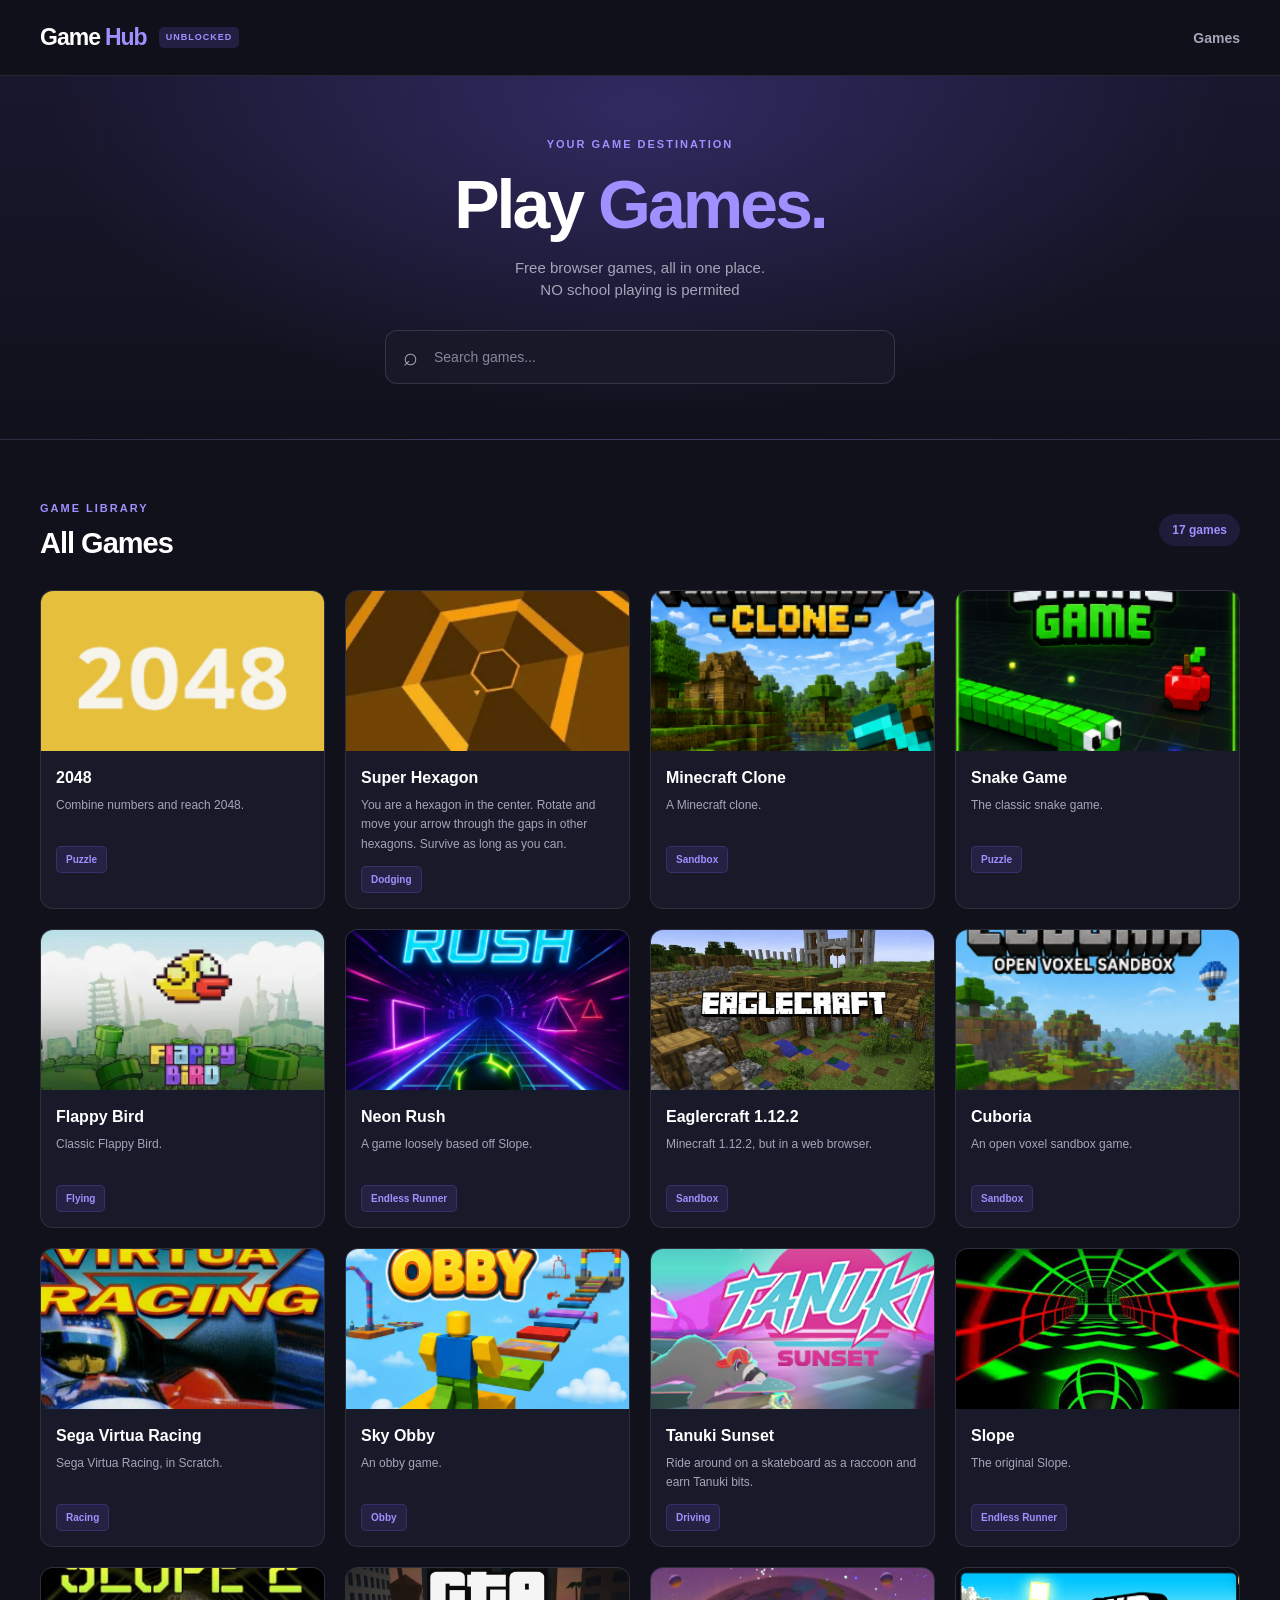
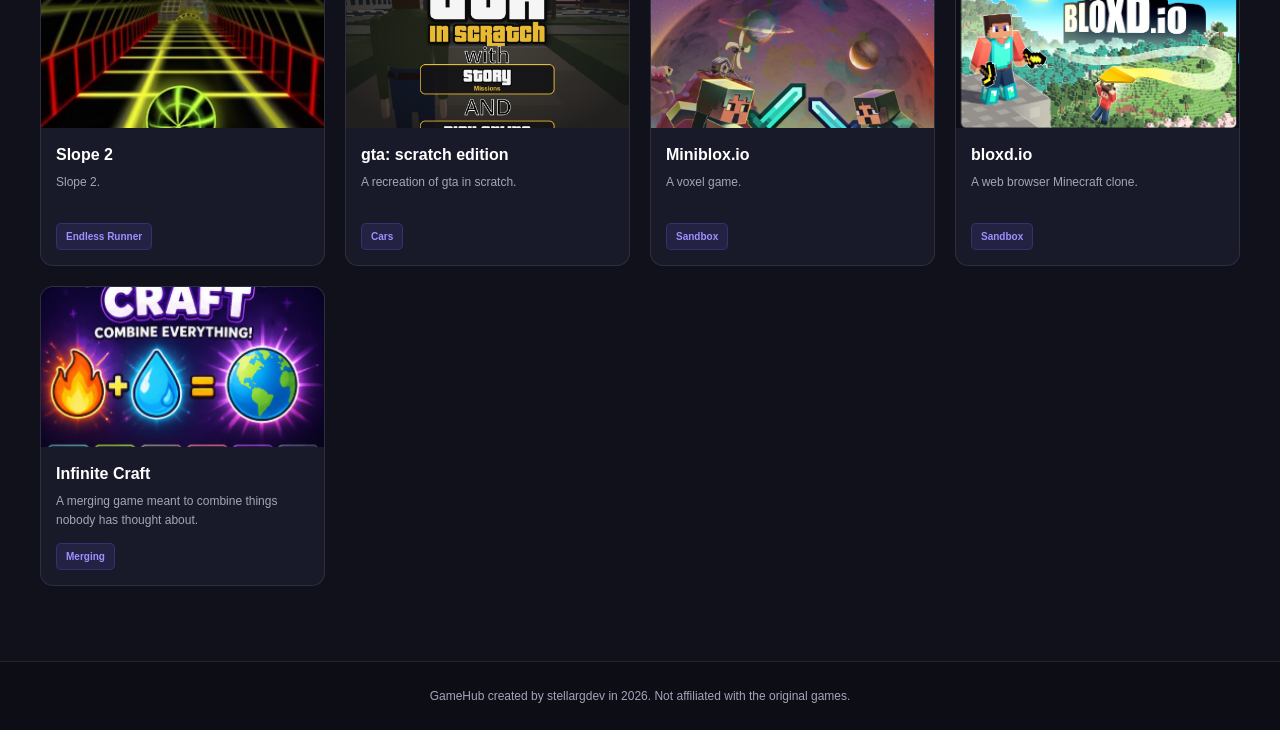
<file: index.html>
<!DOCTYPE html>
<html lang="en">
<head>
    <meta charset="UTF-8">
    <meta name="viewport" content="width=device-width, initial-scale=1.0">
    <meta name="theme-color" content="#10111b">
    <link rel="icon" type="image/png" href="favicon.png">
    <title>GameHub | Unblocked Games</title>
    <link rel="stylesheet" href="./style.css">
</head>
<body>

    <header class="site-header">
        <div class="header-inner">
            <a href="./" class="logo">
                Game<span>Hub</span>
                <small>UNBLOCKED</small>
            </a>

            <nav>
                <a href="#games">Games</a>
            </nav>
        </div>
    </header>

    <main>
        <section class="hero">
            <div class="hero-content">
                <span class="hero-label">YOUR GAME DESTINATION</span>
                <h1>Play <span>Games.</span></h1>
                <p>
                    Free browser games, all in one place.
                    <br>
                    NO school playing is permited
                </p>

                <div class="search-wrapper">
                    <span class="search-icon">⌕</span>
                    <input
                        id="searchInput"
                        type="search"
                        placeholder="Search games..."
                        autocomplete="off"
                        aria-label="Search games"
                    >
                </div>
            </div>
        </section>

        <section id="games" class="games-section">
            <div class="section-title">
                <div>
                    <span class="section-label">GAME LIBRARY</span>
                    <h2>All Games</h2>
                </div>

                <span id="gameCount" class="game-count">
                    Loading...
                </span>
            </div>

            <div id="gamesGrid" class="games-grid">
                <div class="loading">Loading games...</div>
            </div>

            <div id="noResults" class="no-results hidden">
                <h3>No games found</h3>
                <p>Try searching for something else.</p>
            </div>
        </section>
    </main>

    <footer>
        <p>
            GameHub created by stellargdev in 2026.
            Not affiliated with the original games.
        </p>
    </footer>

    <!-- GAME PLAYER -->
    <div id="gameModal" class="modal hidden">

        <div id="modalBackdrop" class="modal-backdrop"></div>

        <div class="game-window">

            <div class="game-toolbar">
                <div class="player-brand">
                    <span class="player-dot"></span>
                    <h2 id="modalTitle">Game</h2>
                </div>

                <div class="toolbar-buttons">
                    <button
                        id="fullscreenButton"
                        title="Fullscreen"
                        aria-label="Fullscreen"
                    >⛶</button>

                    <button
                        id="closeButton"
                        class="close-button"
                        title="Close"
                        aria-label="Close game"
                    >×</button>
                </div>
            </div>

            <div id="iframeContainer" class="iframe-container">
                <iframe
                    id="gameFrame"
                    title="Game player"
                    allow="autoplay; fullscreen; gamepad"
                    allowfullscreen
                ></iframe>
            </div>

        </div>
    </div>

    <script src="./app.js"></script>
</body>
</html>
</file>
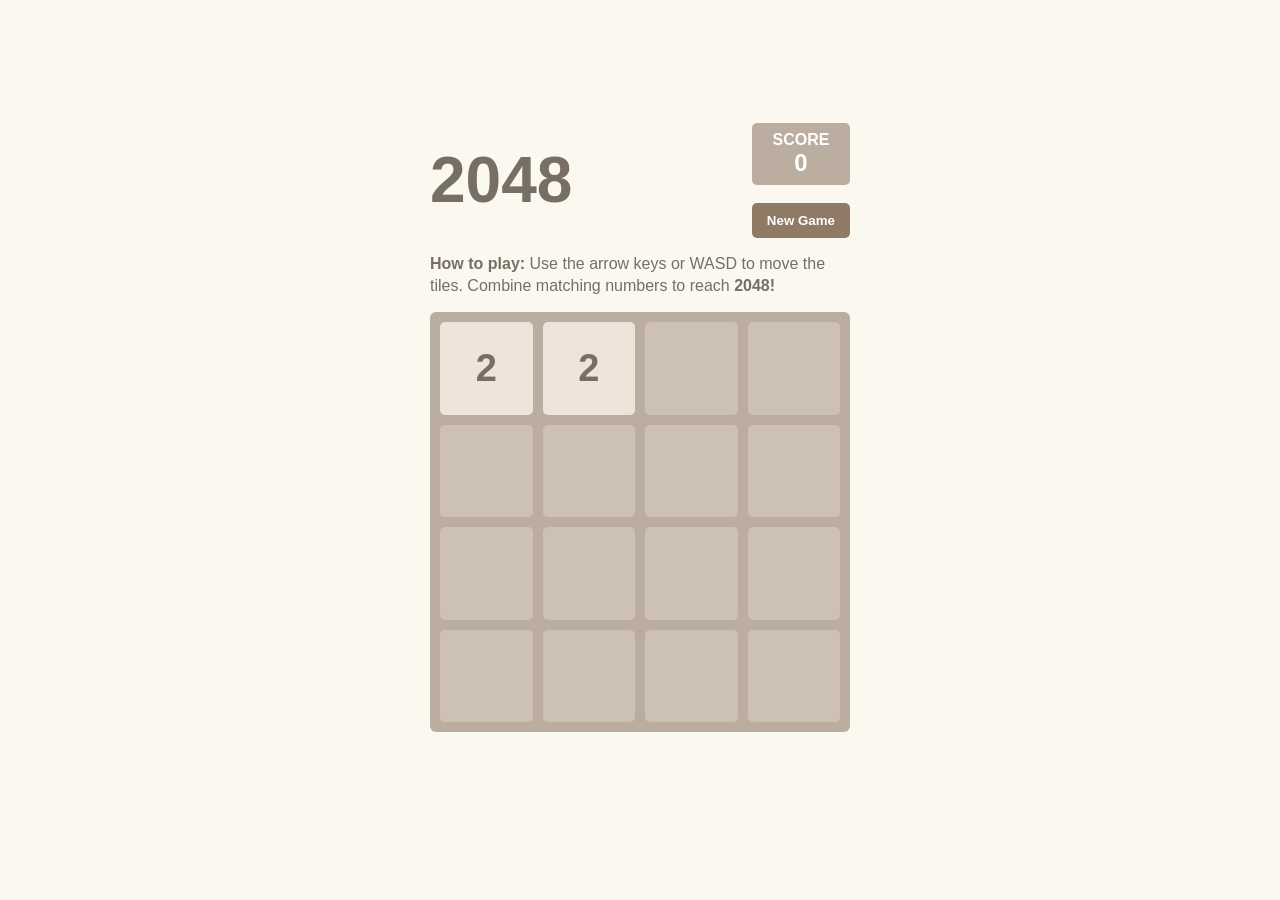
<file: 2048.html>
<!DOCTYPE html>
<html lang="en">
<head>
<meta charset="UTF-8">
<meta name="viewport" content="width=device-width, initial-scale=1.0">
<title>2048</title>

<style>
    * {
        box-sizing: border-box;
    }

    body {
        margin: 0;
        background: #faf8ef;
        color: #776e65;
        font-family: Arial, sans-serif;
        display: flex;
        justify-content: center;
        align-items: center;
        min-height: 100vh;
    }

    .game {
        width: 420px;
        max-width: 95vw;
    }

    header {
        display: flex;
        justify-content: space-between;
        align-items: center;
        margin-bottom: 15px;
    }

    h1 {
        font-size: 64px;
        margin: 0;
        color: #776e65;
    }

    .score-box {
        background: #bbada0;
        color: white;
        padding: 8px 18px;
        border-radius: 5px;
        text-align: center;
        font-weight: bold;
    }

    .score {
        font-size: 24px;
    }

    button {
        border: none;
        background: #8f7a66;
        color: white;
        padding: 10px 15px;
        border-radius: 5px;
        font-weight: bold;
        cursor: pointer;
    }

    button:hover {
        background: #776e65;
    }

    .instructions {
        margin-bottom: 15px;
        line-height: 1.4;
    }

    .board {
        background: #bbada0;
        border-radius: 6px;
        padding: 10px;
        display: grid;
        grid-template-columns: repeat(4, 1fr);
        gap: 10px;
        touch-action: none;
    }

    .tile {
        aspect-ratio: 1;
        background: #cdc1b4;
        border-radius: 5px;
        display: flex;
        justify-content: center;
        align-items: center;
        font-size: 38px;
        font-weight: bold;
    }

    .tile[data-value="2"] {
        background: #eee4da;
    }

    .tile[data-value="4"] {
        background: #ede0c8;
    }

    .tile[data-value="8"] {
        background: #f2b179;
        color: white;
    }

    .tile[data-value="16"] {
        background: #f59563;
        color: white;
    }

    .tile[data-value="32"] {
        background: #f67c5f;
        color: white;
    }

    .tile[data-value="64"] {
        background: #f65e3b;
        color: white;
    }

    .tile[data-value="128"] {
        background: #edcf72;
        color: white;
        font-size: 32px;
    }

    .tile[data-value="256"] {
        background: #edcc61;
        color: white;
        font-size: 32px;
    }

    .tile[data-value="512"] {
        background: #edc850;
        color: white;
        font-size: 32px;
    }

    .tile[data-value="1024"] {
        background: #edc53f;
        color: white;
        font-size: 26px;
    }

    .tile[data-value="2048"] {
        background: #edc22e;
        color: white;
        font-size: 26px;
    }

    .message {
        text-align: center;
        font-size: 22px;
        font-weight: bold;
        margin-top: 15px;
        min-height: 30px;
    }

    @media (max-width: 450px) {
        h1 {
            font-size: 48px;
        }

        .tile {
            font-size: 28px;
        }
    }
</style>
</head>

<body>

<div class="game">

    <header>
        <h1>2048</h1>

        <div>
            <div class="score-box">
                SCORE<br>
                <span class="score">0</span>
            </div>
            <br>
            <button onclick="newGame()">New Game</button>
        </div>
    </header>

    <div class="instructions">
        <strong>How to play:</strong>
        Use the arrow keys or WASD to move the tiles.
        Combine matching numbers to reach <strong>2048!</strong>
    </div>

    <div class="board" id="board"></div>

    <div class="message" id="message"></div>

</div>

<script>
let board;
let score;

function newGame() {
    board = [
        [0,0,0,0],
        [0,0,0,0],
        [0,0,0,0],
        [0,0,0,0]
    ];

    score = 0;

    addRandomTile();
    addRandomTile();

    document.querySelector(".score").textContent = score;
    document.getElementById("message").textContent = "";

    draw();
}

function addRandomTile() {
    let empty = [];

    for (let r = 0; r < 4; r++) {
        for (let c = 0; c < 4; c++) {
            if (board[r][c] === 0) {
                empty.push([r,c]);
            }
        }
    }

    if (empty.length === 0) return;

    let spot = empty[Math.floor(Math.random() * empty.length)];

    board[spot[0]][spot[1]] =
        Math.random() < 0.9 ? 2 : 4;
}

function draw() {
    const boardElement = document.getElementById("board");
    boardElement.innerHTML = "";

    for (let r = 0; r < 4; r++) {
        for (let c = 0; c < 4; c++) {

            const tile = document.createElement("div");
            tile.className = "tile";

            const value = board[r][c];

            if (value !== 0) {
                tile.textContent = value;
                tile.dataset.value = value;
            }

            boardElement.appendChild(tile);
        }
    }
}

function slide(row) {
    row = row.filter(value => value !== 0);

    for (let i = 0; i < row.length - 1; i++) {

        if (row[i] === row[i + 1]) {
            row[i] *= 2;
            score += row[i];
            row[i + 1] = 0;
        }
    }

    row = row.filter(value => value !== 0);

    while (row.length < 4) {
        row.push(0);
    }

    return row;
}

function moveLeft() {
    let changed = false;

    for (let r = 0; r < 4; r++) {

        let old = [...board[r]];
        board[r] = slide(board[r]);

        if (old.join(",") !== board[r].join(",")) {
            changed = true;
        }
    }

    return changed;
}

function moveRight() {
    let changed = false;

    for (let r = 0; r < 4; r++) {

        let old = [...board[r]];

        board[r].reverse();
        board[r] = slide(board[r]);
        board[r].reverse();

        if (old.join(",") !== board[r].join(",")) {
            changed = true;
        }
    }

    return changed;
}

function moveUp() {
    let changed = false;

    for (let c = 0; c < 4; c++) {

        let column = [
            board[0][c],
            board[1][c],
            board[2][c],
            board[3][c]
        ];

        let old = [...column];

        column = slide(column);

        for (let r = 0; r < 4; r++) {
            board[r][c] = column[r];
        }

        if (old.join(",") !== column.join(",")) {
            changed = true;
        }
    }

    return changed;
}

function moveDown() {
    let changed = false;

    for (let c = 0; c < 4; c++) {

        let column = [
            board[0][c],
            board[1][c],
            board[2][c],
            board[3][c]
        ];

        let old = [...column];

        column.reverse();
        column = slide(column);
        column.reverse();

        for (let r = 0; r < 4; r++) {
            board[r][c] = column[r];
        }

        if (old.join(",") !== column.join(",")) {
            changed = true;
        }
    }

    return changed;
}

function canMove() {

    for (let r = 0; r < 4; r++) {
        for (let c = 0; c < 4; c++) {

            if (board[r][c] === 0) {
                return true;
            }

            if (c < 3 &&
                board[r][c] === board[r][c + 1]) {
                return true;
            }

            if (r < 3 &&
                board[r][c] === board[r + 1][c]) {
                return true;
            }
        }
    }

    return false;
}

function handleMove(direction) {

    let changed = false;

    if (direction === "left") {
        changed = moveLeft();
    }

    if (direction === "right") {
        changed = moveRight();
    }

    if (direction === "up") {
        changed = moveUp();
    }

    if (direction === "down") {
        changed = moveDown();
    }

    if (changed) {
        addRandomTile();
        document.querySelector(".score").textContent = score;
        draw();

        if (hasWon()) {
            document.getElementById("message").textContent =
                "🎉 You reached 2048!";
        } else if (!canMove()) {
            document.getElementById("message").textContent =
                "Game Over!";
        }
    }
}

function hasWon() {

    for (let r = 0; r < 4; r++) {
        for (let c = 0; c < 4; c++) {
            if (board[r][c] === 2048) {
                return true;
            }
        }
    }

    return false;
}

document.addEventListener("keydown", function(event) {

    const keys = {
        ArrowLeft: "left",
        ArrowRight: "right",
        ArrowUp: "up",
        ArrowDown: "down",

        a: "left",
        d: "right",
        w: "up",
        s: "down"
    };

    const direction = keys[event.key];

    if (direction) {
        event.preventDefault();
        handleMove(direction);
    }
});

newGame();
</script>

</body>
</html>
</file>
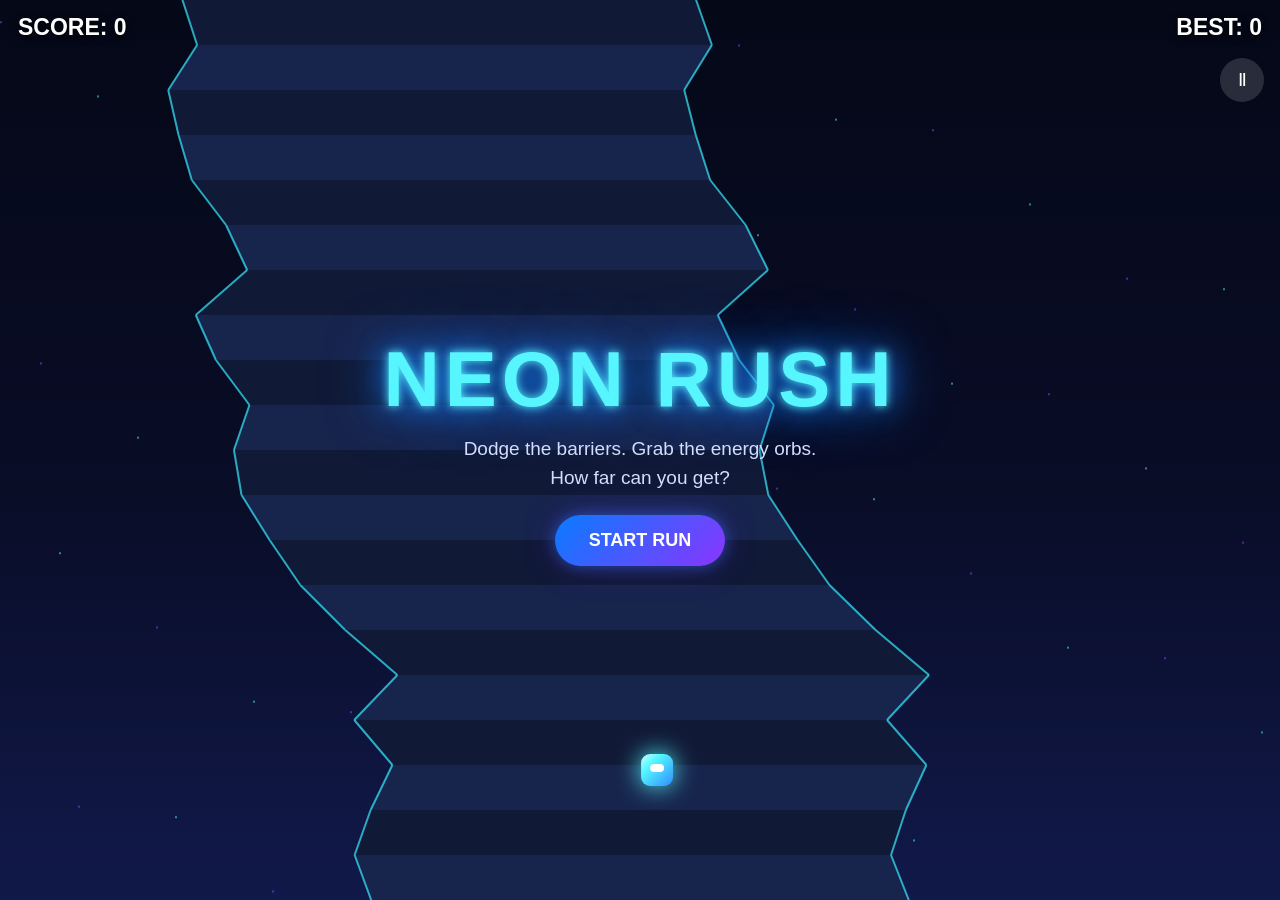
<file: neon-rush.html>
<!DOCTYPE html>
<html lang="en">
<head>
<meta charset="UTF-8">
<meta name="viewport"
      content="width=device-width,initial-scale=1,maximum-scale=1,user-scalable=no,viewport-fit=cover">

<title>Neon Rush</title>

<style>
* {
    box-sizing: border-box;
    -webkit-tap-highlight-color: transparent;
    user-select: none;
}

html, body {
    margin: 0;
    width: 100%;
    height: 100%;
    overflow: hidden;
    background: #050816;
    font-family: Arial, Helvetica, sans-serif;
}

body {
    touch-action: none;
}

canvas {
    position: fixed;
    inset: 0;
    width: 100%;
    height: 100%;
    display: block;
}

#ui {
    position: fixed;
    inset: 0;
    color: white;
    pointer-events: none;
}

#topbar {
    position: absolute;
    top: env(safe-area-inset-top, 12px);
    left: 0;
    width: 100%;
    padding: 14px 18px;
    display: flex;
    justify-content: space-between;
    align-items: center;
    pointer-events: none;
    text-shadow: 0 2px 8px #000;
}

.stat {
    font-weight: 800;
    font-size: clamp(15px, 3vw, 23px);
}

#pauseButton {
    position: absolute;
    right: 16px;
    top: 58px;
    width: 44px;
    height: 44px;
    border: 0;
    border-radius: 50%;
    padding: 0;
    margin: 0;
    color: white;
    background: rgba(255,255,255,.14);
    font-size: 18px;
    cursor: pointer;
    pointer-events: auto;
}

#centerMessage {
    position: absolute;
    left: 50%;
    top: 50%;
    transform: translate(-50%, -50%);
    width: min(92%, 520px);
    text-align: center;
    pointer-events: auto;
}

#centerMessage h1 {
    margin: 0 0 10px;
    font-size: clamp(42px, 11vw, 78px);
    letter-spacing: 5px;
    color: #57f6ff;
    text-shadow:
        0 0 10px #57f6ff,
        0 0 30px #167dff,
        0 0 60px #167dff;
}

#centerMessage p {
    margin: 8px 0;
    color: #d5ddff;
    font-size: clamp(14px, 3.5vw, 19px);
    line-height: 1.5;
}

#startButton {
    display: inline-block;
    border: 0;
    padding: 15px 34px;
    margin-top: 15px;
    border-radius: 999px;
    color: white;
    background: linear-gradient(135deg,#087cff,#8a35ff);
    font-size: 18px;
    font-weight: 900;
    cursor: pointer;
    pointer-events: auto;
    touch-action: manipulation;
    box-shadow:
        0 0 15px rgba(40,120,255,.5),
        0 0 35px rgba(130,40,255,.25);
}

#startButton:active {
    transform: scale(.95);
}

.hidden {
    display: none !important;
}

#touchControls {
    position: fixed;
    left: 0;
    bottom: max(20px, env(safe-area-inset-bottom));
    width: 100%;
    padding: 0 20px;
    display: flex;
    justify-content: space-between;
    pointer-events: none;
}

.touchButton {
    width: min(27vw, 110px);
    height: min(27vw, 110px);
    border-radius: 50%;
    border: 2px solid rgba(255,255,255,.22);
    background: rgba(255,255,255,.10);
    backdrop-filter: blur(7px);
    display: flex;
    justify-content: center;
    align-items: center;
    color: white;
    font-size: 35px;
    pointer-events: auto;
    touch-action: none;
}

.touchButton:active {
    background: rgba(80,200,255,.25);
}

@media (min-width: 900px) {
    #touchControls {
        display: none;
    }
}
</style>
</head>

<body>

<canvas id="game"></canvas>

<div id="ui">

    <div id="topbar">
        <div class="stat">
            SCORE: <span id="score">0</span>
        </div>

        <div class="stat">
            BEST: <span id="best">0</span>
        </div>
    </div>

    <button id="pauseButton" type="button">Ⅱ</button>

    <div id="centerMessage">

        <h1>NEON RUSH</h1>

        <p id="message">
            Dodge the barriers. Grab the energy orbs.<br>
            How far can you get?
        </p>

        <button id="startButton" type="button">
            START RUN
        </button>

    </div>

    <div id="touchControls">

        <div class="touchButton" id="leftButton">
            ◀
        </div>

        <div class="touchButton" id="rightButton">
            ▶
        </div>

    </div>

</div>

<script>
"use strict";

/* =========================================================
   NEON RUSH
   ========================================================= */

const canvas = document.getElementById("game");
const ctx = canvas.getContext("2d", { alpha: false });

const scoreEl = document.getElementById("score");
const bestEl = document.getElementById("best");
const centerMessage = document.getElementById("centerMessage");
const message = document.getElementById("message");
const startButton = document.getElementById("startButton");
const pauseButton = document.getElementById("pauseButton");

let W = window.innerWidth;
let H = window.innerHeight;
let DPR = 1;

let running = false;
let paused = false;

let score = 0;
let best = 0;

let distance = 0;
let speed = 7;
let difficulty = 0;

let road = [];
let objects = [];
let particles = [];

let spawnTimer = 600;
let coinTimer = 500;

let inputLeft = false;
let inputRight = false;

let lastTime = 0;

const player = {
    x: 0,
    y: 0,
    vx: 0,
    width: 32,
    height: 32,
    tilt: 0
};

const colors = {
    road: "#101936",
    road2: "#17244c",
    cyan: "#55f7ff",
    blue: "#2979ff",
    purple: "#a83cff",
    pink: "#ff38c7",
    yellow: "#ffe45e"
};

/* =========================================================
   RESIZE
   ========================================================= */

function resize() {

    W = window.innerWidth;
    H = window.innerHeight;

    DPR = Math.min(
        window.devicePixelRatio || 1,
        2
    );

    canvas.width = Math.floor(W * DPR);
    canvas.height = Math.floor(H * DPR);

    canvas.style.width = W + "px";
    canvas.style.height = H + "px";

    ctx.setTransform(
        DPR,
        0,
        0,
        DPR,
        0,
        0
    );

    if (!running) {
        createRoad();
        resetPlayer();
    }
}

window.addEventListener(
    "resize",
    resize
);

/* =========================================================
   HELPERS
   ========================================================= */

function random(min, max) {
    return Math.random() *
        (max - min) + min;
}

function clamp(value, min, max) {
    return Math.max(
        min,
        Math.min(max, value)
    );
}

function distance2(a, b) {

    const dx =
        a.x - b.x;

    const dy =
        a.y - b.y;

    return dx * dx + dy * dy;
}

function roundedRect(
    x,
    y,
    w,
    h,
    r
) {

    r = Math.min(
        r,
        w / 2,
        h / 2
    );

    ctx.beginPath();

    ctx.moveTo(
        x + r,
        y
    );

    ctx.arcTo(
        x + w,
        y,
        x + w,
        y + h,
        r
    );

    ctx.arcTo(
        x + w,
        y + h,
        x,
        y + h,
        r
    );

    ctx.arcTo(
        x,
        y + h,
        x,
        y,
        r
    );

    ctx.arcTo(
        x,
        y,
        x + w,
        y,
        r
    );

    ctx.closePath();
}

/* =========================================================
   ROAD
   ========================================================= */

function createRoad() {

    road = [];

    let center =
        W / 2;

    const segments =
        Math.ceil(H / 45) + 15;

    for (
        let i = 0;
        i < segments;
        i++
    ) {

        if (i > 0) {

            center +=
                random(-55, 55);

            center =
                clamp(
                    center,
                    W * .25,
                    W * .75
                );
        }

        road.push({
            y: H - i * 45,
            center: center,
            width: Math.max(
                150,
                W * .42 - i * 1.2
            )
        });
    }
}

function roadAt(y) {

    if (!road.length) {
        createRoad();
    }

    const index =
        Math.floor(
            (H - y) / 45
        );

    if (index < 0) {
        return road[0];
    }

    if (
        index >=
        road.length - 1
    ) {
        return road[
            road.length - 1
        ];
    }

    const a =
        road[index];

    const b =
        road[index + 1];

    const t =
        ((H - y) / 45) -
        index;

    return {
        center:
            a.center +
            (b.center -
             a.center) * t,

        width:
            a.width +
            (b.width -
             a.width) * t
    };
}

/* =========================================================
   PLAYER
   ========================================================= */

function resetPlayer() {

    const r =
        roadAt(H - 130);

    player.x =
        r.center;

    player.y =
        H - 130;

    player.vx = 0;
    player.tilt = 0;
}

function drawPlayer() {

    ctx.save();

    ctx.translate(
        player.x,
        player.y
    );

    ctx.rotate(
        player.tilt
    );

    ctx.shadowColor =
        colors.cyan;

    ctx.shadowBlur = 25;

    const gradient =
        ctx.createLinearGradient(
            -20,
            -20,
            20,
            20
        );

    gradient.addColorStop(
        0,
        "#ffffff"
    );

    gradient.addColorStop(
        .35,
        colors.cyan
    );

    gradient.addColorStop(
        1,
        colors.blue
    );

    ctx.fillStyle =
        gradient;

    roundedRect(
        -16,
        -16,
        32,
        32,
        9
    );

    ctx.fill();

    ctx.shadowBlur = 0;

    ctx.fillStyle =
        "#ffffff";

    roundedRect(
        -7,
        -6,
        14,
        8,
        4
    );

    ctx.fill();

    ctx.restore();
}

/* =========================================================
   OBJECTS
   ========================================================= */

function spawnObstacle() {

    const y = -80;
    const r = roadAt(y);

    const x =
        r.center +
        random(
            -r.width / 2 + 25,
            r.width / 2 - 25
        );

    objects.push({
        type: "obstacle",
        x: x,
        y: y,
        size: random(24, 38),
        rotation: random(
            0,
            Math.PI
        ),
        rotSpeed: random(
            -.04,
            .04
        )
    });
}

function spawnCoin() {

    const y = -50;
    const r = roadAt(y);

    const x =
        r.center +
        random(
            -r.width / 2 + 20,
            r.width / 2 - 20
        );

    objects.push({
        type: "coin",
        x: x,
        y: y,
        size: 10,
        phase: random(
            0,
            Math.PI * 2
        )
    });
}

/* =========================================================
   PARTICLES
   ========================================================= */

function makeParticles(
    x,
    y,
    color,
    amount
) {

    for (
        let i = 0;
        i < amount;
        i++
    ) {

        particles.push({
            x: x,
            y: y,
            vx: random(-3, 3),
            vy: random(-3, 3),
            life: random(20, 45),
            maxLife: 45,
            color: color
        });
    }
}

function updateParticles() {

    for (
        let i = particles.length - 1;
        i >= 0;
        i--
    ) {

        const p =
            particles[i];

        p.x += p.vx;
        p.y += p.vy;

        p.vy += .04;

        p.life--;

        if (p.life <= 0) {
            particles.splice(i, 1);
        }
    }
}

function drawParticles() {

    for (const p of particles) {

        ctx.globalAlpha =
            p.life /
            p.maxLife;

        ctx.fillStyle =
            p.color;

        ctx.beginPath();

        ctx.arc(
            p.x,
            p.y,
            3,
            0,
            Math.PI * 2
        );

        ctx.fill();
    }

    ctx.globalAlpha = 1;
}

/* =========================================================
   BACKGROUND
   ========================================================= */

function drawBackground(time) {

    const gradient =
        ctx.createLinearGradient(
            0,
            0,
            0,
            H
        );

    gradient.addColorStop(
        0,
        "#050817"
    );

    gradient.addColorStop(
        .55,
        "#090d27"
    );

    gradient.addColorStop(
        1,
        "#11194a"
    );

    ctx.fillStyle =
        gradient;

    ctx.fillRect(
        0,
        0,
        W,
        H
    );

    ctx.globalAlpha = .5;

    for (
        let i = 0;
        i < 50;
        i++
    ) {

        const x =
            (i * 97) % W;

        const y =
            (
                i * 53 +
                time * .015 *
                (i % 3 + 1)
            ) % H;

        ctx.fillStyle =
            i % 2
                ? colors.cyan
                : colors.purple;

        ctx.fillRect(
            x,
            y,
            2,
            2
        );
    }

    ctx.globalAlpha = 1;
}

/* =========================================================
   ROAD DRAWING
   ========================================================= */

function drawRoad() {

    for (
        let i = 0;
        i < road.length - 1;
        i++
    ) {

        const a = road[i];
        const b = road[i + 1];

        const ax1 =
            a.center -
            a.width / 2;

        const ax2 =
            a.center +
            a.width / 2;

        const bx1 =
            b.center -
            b.width / 2;

        const bx2 =
            b.center +
            b.width / 2;

        ctx.fillStyle =
            i % 2
                ? colors.road
                : colors.road2;

        ctx.beginPath();

        ctx.moveTo(
            ax1,
            a.y
        );

        ctx.lineTo(
            ax2,
            a.y
        );

        ctx.lineTo(
            bx2,
            b.y
        );

        ctx.lineTo(
            bx1,
            b.y
        );

        ctx.closePath();

        ctx.fill();

        ctx.strokeStyle =
            "rgba(55,235,255,.7)";

        ctx.lineWidth = 2;

        ctx.beginPath();

        ctx.moveTo(
            ax1,
            a.y
        );

        ctx.lineTo(
            bx1,
            b.y
        );

        ctx.stroke();

        ctx.beginPath();

        ctx.moveTo(
            ax2,
            a.y
        );

        ctx.lineTo(
            bx2,
            b.y
        );

        ctx.stroke();
    }
}

/* =========================================================
   OBSTACLE
   ========================================================= */

function drawObstacle(o) {

    ctx.save();

    ctx.translate(
        o.x,
        o.y
    );

    ctx.rotate(
        o.rotation
    );

    ctx.shadowColor =
        colors.pink;

    ctx.shadowBlur = 18;

    const gradient =
        ctx.createLinearGradient(
            -o.size,
            -o.size,
            o.size,
            o.size
        );

    gradient.addColorStop(
        0,
        "#ff7df0"
    );

    gradient.addColorStop(
        .5,
        colors.pink
    );

    gradient.addColorStop(
        1,
        "#7a18ff"
    );

    ctx.fillStyle =
        gradient;

    roundedRect(
        -o.size / 2,
        -o.size / 2,
        o.size,
        o.size,
        6
    );

    ctx.fill();

    ctx.shadowBlur = 0;

    ctx.strokeStyle =
        "#ffffff";

    ctx.globalAlpha = .5;

    ctx.stroke();

    ctx.restore();
}

/* =========================================================
   COIN
   ========================================================= */

function drawCoin(o) {

    const pulse =
        Math.sin(
            performance.now() * .006 +
            o.phase
        ) * 2;

    ctx.save();

    ctx.translate(
        o.x,
        o.y
    );

    ctx.shadowColor =
        colors.yellow;

    ctx.shadowBlur = 18;

    ctx.fillStyle =
        colors.yellow;

    ctx.beginPath();

    ctx.arc(
        0,
        0,
        o.size + pulse,
        0,
        Math.PI * 2
    );

    ctx.fill();

    ctx.fillStyle =
        "#fff9ae";

    ctx.beginPath();

    ctx.arc(
        -2,
        -2,
        o.size * .4,
        0,
        Math.PI * 2
    );

    ctx.fill();

    ctx.restore();
}

/* =========================================================
   UPDATE
   ========================================================= */

function update(dt) {

    if (!running || paused) {
        return;
    }

    difficulty +=
        dt * .000008;

    speed +=
        dt * .00025;

    speed =
        Math.min(
            speed,
            17
        );

    distance +=
        speed *
        dt *
        .04;

    score =
        Math.floor(distance);

    scoreEl.textContent =
        score;

    /* Controls */

    if (inputLeft) {
        player.vx -= .85;
    }

    if (inputRight) {
        player.vx += .85;
    }

    if (
        !inputLeft &&
        !inputRight
    ) {
        player.vx *= .88;
    }

    player.vx =
        clamp(
            player.vx,
            -8,
            8
        );

    player.x +=
        player.vx *
        (dt / 16.67);

    player.tilt =
        player.vx * .055;

    /* Road boundaries */

    const r =
        roadAt(player.y);

    const leftEdge =
        r.center -
        r.width / 2 +
        18;

    const rightEdge =
        r.center +
        r.width / 2 -
        18;

    if (
        player.x <
        leftEdge
    ) {

        player.x =
            leftEdge;

        player.vx *= -.25;
    }

    if (
        player.x >
        rightEdge
    ) {

        player.x =
            rightEdge;

        player.vx *= -.25;
    }

    /* Move road */

    for (const segment of road) {

        segment.y +=
            speed *
            dt *
            .035;
    }

    while (
        road[road.length - 1].y >
        -100
    ) {

        const last =
            road[road.length - 1];

        let center =
            last.center +
            random(-55, 55);

        center =
            clamp(
                center,
                W * .25,
                W * .75
            );

        road.push({
            y: last.y - 45,
            center: center,
            width: Math.max(
                150,
                W * .42 -
                road.length * 1.2
            )
        });
    }

    while (
        road[0].y >
        H + 100
    ) {
        road.shift();
    }

    /* Obstacles */

    spawnTimer -= dt;

    const spawnRate =
        Math.max(
            300,
            850 -
            difficulty * 220
        );

    if (
        spawnTimer <= 0
    ) {

        spawnObstacle();

        spawnTimer =
            spawnRate;

        if (
            Math.random() <
            .22
        ) {
            spawnObstacle();
        }
    }

    /* Coins */

    coinTimer -= dt;

    if (
        coinTimer <= 0
    ) {

        spawnCoin();

        coinTimer =
            random(
                500,
                900
            );
    }

    /* Objects */

    for (
        let i = objects.length - 1;
        i >= 0;
        i--
    ) {

        const o =
            objects[i];

        o.y +=
            speed *
            dt *
            .035;

        if (
            o.type ===
            "obstacle"
        ) {
            o.rotation +=
                o.rotSpeed;
        }

        const hitDistance =
            o.type === "coin"
                ? 27
                : 28 +
                  o.size * .2;

        if (
            distance2(
                player,
                o
            ) <
            hitDistance *
            hitDistance
        ) {

            if (
                o.type ===
                "coin"
            ) {

                score += 25;
                distance += 25;

                scoreEl.textContent =
                    score;

                makeParticles(
                    o.x,
                    o.y,
                    colors.yellow,
                    18
                );

                objects.splice(
                    i,
                    1
                );

                continue;
            }

            endGame();

            return;
        }

        if (
            o.y >
            H + 100
        ) {

            objects.splice(
                i,
                1
            );
        }
    }

    updateParticles();
}

/* =========================================================
   DRAW
   ========================================================= */

function draw(time) {

    drawBackground(time);

    drawRoad();

    for (const o of objects) {

        if (
            o.type ===
            "obstacle"
        ) {
            drawObstacle(o);
        } else {
            drawCoin(o);
        }
    }

    drawParticles();

    drawPlayer();

    if (
        paused &&
        running
    ) {

        ctx.fillStyle =
            "rgba(0,0,0,.4)";

        ctx.fillRect(
            0,
            0,
            W,
            H
        );

        ctx.fillStyle =
            "#ffffff";

        ctx.textAlign =
            "center";

        ctx.font =
            "800 42px Arial";

        ctx.fillText(
            "PAUSED",
            W / 2,
            H / 2
        );
    }
}

/* =========================================================
   GAME LOOP
   ========================================================= */

function gameLoop(time) {

    if (!lastTime) {
        lastTime = time;
    }

    const dt =
        Math.min(
            40,
            time - lastTime
        );

    lastTime = time;

    update(dt);
    draw(time);

    requestAnimationFrame(
        gameLoop
    );
}

/* =========================================================
   START GAME
   ========================================================= */

function startGame(e) {

    if (e) {
        e.preventDefault();
        e.stopPropagation();
    }

    running = true;
    paused = false;

    score = 0;
    distance = 0;
    speed = 7;
    difficulty = 0;

    spawnTimer = 600;
    coinTimer = 400;

    objects = [];
    particles = [];

    /*
       BEST is intentionally NOT saved.
       It only lasts until the page is refreshed.
    */

    best = 0;

    scoreEl.textContent = "0";
    bestEl.textContent = "0";

    createRoad();
    resetPlayer();

    centerMessage.classList.add(
        "hidden"
    );

    pauseButton.textContent =
        "Ⅱ";
}

/*
   Use both click and pointerup.
   This makes the button reliable on:
   - Chrome
   - Chromebook
   - Windows
   - Mac
   - iPad
   - iPhone
*/

startButton.addEventListener(
    "click",
    startGame
);

startButton.addEventListener(
    "pointerup",
    function(e) {

        if (
            e.pointerType ===
            "touch"
        ) {
            startGame(e);
        }
    }
);

/* =========================================================
   GAME OVER
   ========================================================= */

function endGame() {

    running = false;

    makeParticles(
        player.x,
        player.y,
        colors.cyan,
        35
    );

    if (score > best) {

        best = score;

        bestEl.textContent =
            best;
    }

    centerMessage.classList.remove(
        "hidden"
    );

    message.innerHTML =
        "Run over! You scored <b>" +
        score +
        "</b>.<br>" +
        "Best score: <b>" +
        best +
        "</b>";

    startButton.textContent =
        "PLAY AGAIN";
}

/* =========================================================
   PAUSE
   ========================================================= */

function togglePause(e) {

    if (e) {
        e.preventDefault();
        e.stopPropagation();
    }

    if (!running) {
        return;
    }

    paused = !paused;

    pauseButton.textContent =
        paused
            ? "▶"
            : "Ⅱ";
}

pauseButton.addEventListener(
    "click",
    togglePause
);

/* =========================================================
   KEYBOARD
   ========================================================= */

window.addEventListener(
    "keydown",
    function(e) {

        const key =
            e.key.toLowerCase();

        if (
            key === "arrowleft" ||
            key === "a"
        ) {

            inputLeft = true;

            e.preventDefault();
        }

        if (
            key === "arrowright" ||
            key === "d"
        ) {

            inputRight = true;

            e.preventDefault();
        }

        if (
            key === " " ||
            key === "escape"
        ) {

            togglePause(e);
        }

        if (
            key === "enter" &&
            !running
        ) {

            startGame(e);
        }
    }
);

window.addEventListener(
    "keyup",
    function(e) {

        const key =
            e.key.toLowerCase();

        if (
            key === "arrowleft" ||
            key === "a"
        ) {
            inputLeft = false;
        }

        if (
            key === "arrowright" ||
            key === "d"
        ) {
            inputRight = false;
        }
    }
);

/* =========================================================
   MOBILE BUTTONS
   ========================================================= */

function setupTouchButton(
    element,
    direction
) {

    function press(e) {

        e.preventDefault();

        if (
            direction ===
            "left"
        ) {
            inputLeft = true;
        } else {
            inputRight = true;
        }
    }

    function release(e) {

        e.preventDefault();

        if (
            direction ===
            "left"
        ) {
            inputLeft = false;
        } else {
            inputRight = false;
        }
    }

    element.addEventListener(
        "pointerdown",
        press
    );

    element.addEventListener(
        "pointerup",
        release
    );

    element.addEventListener(
        "pointercancel",
        release
    );

    element.addEventListener(
        "pointerleave",
        release
    );
}

setupTouchButton(
    document.getElementById(
        "leftButton"
    ),
    "left"
);

setupTouchButton(
    document.getElementById(
        "rightButton"
    ),
    "right"
);

/* =========================================================
   SWIPING
   ========================================================= */

let touchStartX = 0;

window.addEventListener(
    "touchstart",
    function(e) {

        if (
            e.touches.length
        ) {
            touchStartX =
                e.touches[0]
                .clientX;
        }
    },
    { passive: true }
);

window.addEventListener(
    "touchmove",
    function(e) {

        if (!running) {
            return;
        }

        if (
            !e.touches.length
        ) {
            return;
        }

        const x =
            e.touches[0]
            .clientX;

        const dx =
            x - touchStartX;

        if (
            Math.abs(dx) > 8
        ) {

            if (dx < 0) {

                inputLeft = true;
                inputRight = false;

            } else {

                inputRight = true;
                inputLeft = false;
            }
        }
    },
    { passive: true }
);

window.addEventListener(
    "touchend",
    function() {

        inputLeft = false;
        inputRight = false;
    }
);

/* =========================================================
   INITIALIZE
   ========================================================= */

resize();
createRoad();
resetPlayer();

scoreEl.textContent = "0";
bestEl.textContent = "0";

requestAnimationFrame(
    gameLoop
);

</script>

</body>
</html>
</file>
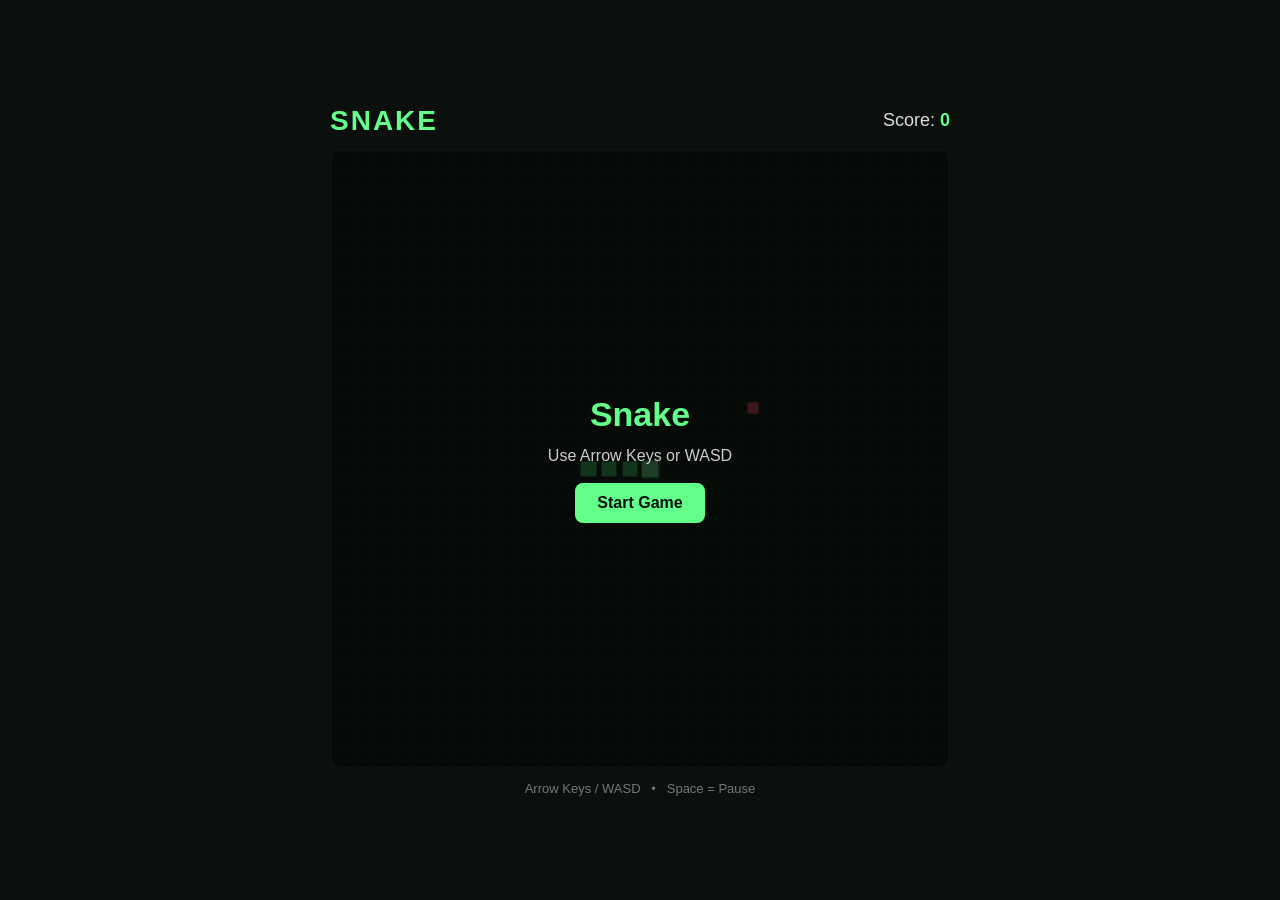
<file: snake.html>
<!DOCTYPE html>
<html lang="en">
<head>
<meta charset="UTF-8">
<meta name="viewport" content="width=device-width, initial-scale=1.0">
<title>Snake</title>

<style>
    * {
        box-sizing: border-box;
    }

    html, body {
        margin: 0;
        width: 100%;
        height: 100%;
        overflow: hidden;
        font-family: Arial, Helvetica, sans-serif;
        background: #0b0f0d;
        color: #fff;
    }

    body {
        display: flex;
        align-items: center;
        justify-content: center;
    }

    .game {
        width: min(94vw, 620px);
        display: flex;
        flex-direction: column;
        align-items: center;
        gap: 12px;
    }

    .top {
        width: 100%;
        display: flex;
        justify-content: space-between;
        align-items: center;
    }

    h1 {
        margin: 0;
        font-size: 28px;
        color: #62ff8a;
        letter-spacing: 2px;
    }

    .score {
        font-size: 18px;
        color: #ddd;
    }

    .score span {
        color: #62ff8a;
        font-weight: bold;
    }

    .board-wrap {
        position: relative;
        width: 100%;
        aspect-ratio: 1 / 1;
        max-height: 75vh;
    }

    canvas {
        display: block;
        width: 100%;
        height: 100%;
        background: #101713;
        border: 2px solid #26352b;
        border-radius: 10px;
        image-rendering: pixelated;
        touch-action: none;
    }

    .overlay {
        position: absolute;
        inset: 0;
        display: flex;
        flex-direction: column;
        align-items: center;
        justify-content: center;
        background: rgba(5, 8, 6, 0.78);
        border-radius: 10px;
        text-align: center;
    }

    .overlay.hidden {
        display: none;
    }

    .overlay h2 {
        margin: 0 0 8px;
        font-size: 34px;
        color: #62ff8a;
    }

    .overlay p {
        margin: 5px 0 18px;
        color: #ccc;
    }

    button {
        border: 0;
        border-radius: 8px;
        padding: 11px 22px;
        background: #62ff8a;
        color: #08100b;
        font-size: 16px;
        font-weight: bold;
        cursor: pointer;
    }

    button:hover {
        background: #7dffa0;
    }

    .controls {
        display: none;
        width: 190px;
        user-select: none;
    }

    .control-row {
        display: flex;
        justify-content: center;
        gap: 8px;
        margin-top: 8px;
    }

    .control-btn {
        width: 54px;
        height: 48px;
        padding: 0;
        background: #17221a;
        color: #fff;
        border: 1px solid #2e4434;
        font-size: 22px;
    }

    .control-btn:active {
        background: #29402f;
    }

    .help {
        color: #777;
        font-size: 13px;
        text-align: center;
    }

    @media (max-width: 700px), (pointer: coarse) {
        .controls {
            display: block;
        }

        .help {
            display: none;
        }

        .game {
            gap: 8px;
        }

        h1 {
            font-size: 23px;
        }
    }
</style>
</head>

<body>

<div class="game">

    <div class="top">
        <h1>SNAKE</h1>
        <div class="score">
            Score: <span id="score">0</span>
        </div>
    </div>

    <div class="board-wrap">
        <canvas id="gameCanvas" width="600" height="600"></canvas>

        <div id="overlay" class="overlay">
            <h2 id="overlayTitle">Snake</h2>
            <p id="overlayText">Use Arrow Keys or WASD</p>
            <button id="startButton">Start Game</button>
        </div>
    </div>

    <div class="controls">
        <div class="control-row">
            <button class="control-btn" data-direction="up">▲</button>
        </div>

        <div class="control-row">
            <button class="control-btn" data-direction="left">◀</button>
            <button class="control-btn" data-direction="down">▼</button>
            <button class="control-btn" data-direction="right">▶</button>
        </div>
    </div>

    <div class="help">
        Arrow Keys / WASD &nbsp; • &nbsp; Space = Pause
    </div>

</div>

<script>
"use strict";

/*
    ==========================================================
    SNAKE GAME
    Everything is contained in this one HTML file.
    No libraries, images, fonts, or external files are required.
    ==========================================================
*/

const canvas = document.getElementById("gameCanvas");
const ctx = canvas.getContext("2d", { alpha: false });

const scoreElement = document.getElementById("score");
const overlay = document.getElementById("overlay");
const overlayTitle = document.getElementById("overlayTitle");
const overlayText = document.getElementById("overlayText");
const startButton = document.getElementById("startButton");

const GRID = 30;
const CELL = canvas.width / GRID;

/*
    The game uses a fixed timestep rather than moving the snake
    once per animation frame.

    This is important for slower computers:
    - The game speed remains consistent.
    - Rendering uses requestAnimationFrame.
    - Logic does not depend directly on monitor refresh rate.
*/

const GAME_SPEED = 105; // milliseconds per snake move
const MAX_FRAME_TIME = 250;

let snake = [];
let food = { x: 0, y: 0 };

let direction = { x: 1, y: 0 };
let nextDirection = { x: 1, y: 0 };

let score = 0;
let running = false;
let paused = false;
let gameOver = false;

let lastTime = 0;
let accumulator = 0;


/* ----------------------------------------------------------
   GAME SETUP
---------------------------------------------------------- */

function resetGame() {
    snake = [
        { x: 15, y: 15 },
        { x: 14, y: 15 },
        { x: 13, y: 15 },
        { x: 12, y: 15 }
    ];

    direction = { x: 1, y: 0 };
    nextDirection = { x: 1, y: 0 };

    score = 0;
    scoreElement.textContent = score;

    paused = false;
    gameOver = false;

    placeFood();
}


/* ----------------------------------------------------------
   FOOD
---------------------------------------------------------- */

function placeFood() {
    /*
        Randomly choose an empty grid cell.

        The loop normally finishes immediately. The fallback
        prevents an infinite loop if the snake fills the board.
    */

    const totalCells = GRID * GRID;

    if (snake.length >= totalCells) {
        food.x = -1;
        food.y = -1;
        return;
    }

    let x, y;

    do {
        x = Math.floor(Math.random() * GRID);
        y = Math.floor(Math.random() * GRID);
    } while (snake.some(part => part.x === x && part.y === y));

    food.x = x;
    food.y = y;
}


/* ----------------------------------------------------------
   DIRECTION
---------------------------------------------------------- */

function changeDirection(x, y) {
    if (!running || gameOver) return;

    /*
        Prevent the snake from instantly reversing into itself.
    */

    if (x === -direction.x && y === -direction.y) {
        return;
    }

    /*
        Also prevent multiple key presses between game ticks
        from creating an invalid direction.
    */

    if (x === -nextDirection.x && y === -nextDirection.y) {
        return;
    }

    nextDirection = { x, y };
}


/* ----------------------------------------------------------
   UPDATE GAME
---------------------------------------------------------- */

function update() {
    if (!running || paused || gameOver) return;

    direction = nextDirection;

    const head = snake[0];

    const newHead = {
        x: head.x + direction.x,
        y: head.y + direction.y
    };

    /*
        Wall collision.
    */

    if (
        newHead.x < 0 ||
        newHead.x >= GRID ||
        newHead.y < 0 ||
        newHead.y >= GRID
    ) {
        endGame();
        return;
    }

    /*
        Check whether the snake will eat food.
    */

    const eating = (
        newHead.x === food.x &&
        newHead.y === food.y
    );

    /*
        If we're NOT eating, the tail will move away during
        this update, so it does not count as a collision.
    */

    const bodyLengthToCheck = eating
        ? snake.length
        : snake.length - 1;

    for (let i = 0; i < bodyLengthToCheck; i++) {
        if (
            snake[i].x === newHead.x &&
            snake[i].y === newHead.y
        ) {
            endGame();
            return;
        }
    }

    snake.unshift(newHead);

    if (eating) {
        score++;
        scoreElement.textContent = score;
        placeFood();
    } else {
        snake.pop();
    }

    /*
        The player filled the entire board.
    */

    if (snake.length >= GRID * GRID) {
        endGame(true);
    }
}


/* ----------------------------------------------------------
   GAME OVER
---------------------------------------------------------- */

function endGame(won = false) {
    running = false;
    gameOver = true;

    overlayTitle.textContent = won ? "You Win!" : "Game Over";
    overlayText.textContent = won
        ? `Amazing! Score: ${score}`
        : `Score: ${score}`;

    startButton.textContent = "Play Again";
    overlay.classList.remove("hidden");
}


/* ----------------------------------------------------------
   PAUSE
---------------------------------------------------------- */

function togglePause() {
    if (!running || gameOver) return;

    paused = !paused;

    if (paused) {
        overlayTitle.textContent = "Paused";
        overlayText.textContent = `Score: ${score}`;
        startButton.textContent = "Resume";
        overlay.classList.remove("hidden");
    } else {
        overlay.classList.add("hidden");
        lastTime = performance.now();
        accumulator = 0;
    }
}


/* ----------------------------------------------------------
   START / RESTART
---------------------------------------------------------- */

function startGame() {
    if (gameOver || !running) {
        resetGame();
    }

    running = true;
    paused = false;
    gameOver = false;

    overlay.classList.add("hidden");

    lastTime = performance.now();
    accumulator = 0;
}


/* ----------------------------------------------------------
   DRAWING
---------------------------------------------------------- */

function draw() {
    /*
        Clear the board with one solid fill.
        This is deliberately simple for maximum performance.
    */

    ctx.fillStyle = "#101713";
    ctx.fillRect(0, 0, canvas.width, canvas.height);

    drawGrid();
    drawFood();
    drawSnake();
}


/* ----------------------------------------------------------
   GRID
---------------------------------------------------------- */

function drawGrid() {
    /*
        A very subtle grid helps visibility while keeping
        rendering inexpensive.
    */

    ctx.strokeStyle = "#162019";
    ctx.lineWidth = 1;

    ctx.beginPath();

    for (let i = 1; i < GRID; i++) {
        const position = i * CELL;

        ctx.moveTo(position, 0);
        ctx.lineTo(position, canvas.height);

        ctx.moveTo(0, position);
        ctx.lineTo(canvas.width, position);
    }

    ctx.stroke();
}


/* ----------------------------------------------------------
   FOOD
---------------------------------------------------------- */

function drawFood() {
    if (food.x < 0) return;

    const padding = CELL * 0.22;

    ctx.fillStyle = "#ff4f64";

    ctx.fillRect(
        food.x * CELL + padding,
        food.y * CELL + padding,
        CELL - padding * 2,
        CELL - padding * 2
    );
}


/* ----------------------------------------------------------
   SNAKE
---------------------------------------------------------- */

function drawSnake() {
    for (let i = snake.length - 1; i >= 0; i--) {
        const part = snake[i];

        if (i === 0) {
            ctx.fillStyle = "#7dffa0";
        } else {
            ctx.fillStyle = "#42d96a";
        }

        const padding = i === 0
            ? CELL * 0.08
            : CELL * 0.13;

        ctx.fillRect(
            part.x * CELL + padding,
            part.y * CELL + padding,
            CELL - padding * 2,
            CELL - padding * 2
        );
    }
}


/* ----------------------------------------------------------
   MAIN LOOP
---------------------------------------------------------- */

function gameLoop(timestamp) {
    /*
        requestAnimationFrame is used for rendering because
        browsers optimize it automatically.

        We cap elapsed time so a computer waking from sleep
        doesn't cause hundreds of game updates at once.
    */

    let delta = timestamp - lastTime;

    if (!lastTime) {
        delta = 0;
    }

    lastTime = timestamp;

    if (delta > MAX_FRAME_TIME) {
        delta = MAX_FRAME_TIME;
    }

    if (running && !paused && !gameOver) {
        accumulator += delta;

        while (accumulator >= GAME_SPEED) {
            update();
            accumulator -= GAME_SPEED;
        }
    }

    draw();

    requestAnimationFrame(gameLoop);
}


/* ----------------------------------------------------------
   KEYBOARD CONTROLS
---------------------------------------------------------- */

document.addEventListener("keydown", function(event) {
    const key = event.key.toLowerCase();

    if (
        key === "arrowup" ||
        key === "w"
    ) {
        event.preventDefault();
        changeDirection(0, -1);
    }

    else if (
        key === "arrowdown" ||
        key === "s"
    ) {
        event.preventDefault();
        changeDirection(0, 1);
    }

    else if (
        key === "arrowleft" ||
        key === "a"
    ) {
        event.preventDefault();
        changeDirection(-1, 0);
    }

    else if (
        key === "arrowright" ||
        key === "d"
    ) {
        event.preventDefault();
        changeDirection(1, 0);
    }

    else if (key === " ") {
        event.preventDefault();

        if (running && !gameOver) {
            togglePause();
        }
    }

    else if (key === "enter" && !running) {
        startGame();
    }
});


/* ----------------------------------------------------------
   TOUCH / MOBILE CONTROLS
---------------------------------------------------------- */

document.querySelectorAll(".control-btn").forEach(button => {

    button.addEventListener("pointerdown", function(event) {
        event.preventDefault();

        const dir = button.dataset.direction;

        if (dir === "up") {
            changeDirection(0, -1);
        }

        if (dir === "down") {
            changeDirection(0, 1);
        }

        if (dir === "left") {
            changeDirection(-1, 0);
        }

        if (dir === "right") {
            changeDirection(1, 0);
        }
    });

});


/* ----------------------------------------------------------
   BUTTON
---------------------------------------------------------- */

startButton.addEventListener("click", function() {
    if (paused && !gameOver) {
        togglePause();
    } else {
        startGame();
    }
});


/* ----------------------------------------------------------
   INITIALIZE
---------------------------------------------------------- */

resetGame();
draw();
requestAnimationFrame(gameLoop);

</script>

</body>
</html>
</file>
<file: style.css>
/* =====================================
   GLOBAL STYLES
===================================== */

* {
    box-sizing: border-box;
    margin: 0;
    padding: 0;
}

:root {
    --background: #10111b;
    --surface: #191a29;
    --surface-light: #222338;
    --purple: #7965ff;
    --purple-light: #a08fff;
    --text: #ffffff;
    --muted: #a4a5b8;
    --border: rgba(255,255,255,0.09);
}

html {
    scroll-behavior: smooth;
}

body {
    min-height: 100vh;
    background: var(--background);
    color: var(--text);
    font-family: Arial, Helvetica, sans-serif;
    line-height: 1.5;
}

button,
input {
    font: inherit;
}

button {
    cursor: pointer;
}

a {
    color: inherit;
    text-decoration: none;
}

.hidden {
    display: none !important;
}


/* =====================================
   HEADER
===================================== */

.site-header {
    width: 100%;
    height: 76px;
    background: rgba(16,17,27,0.96);
    border-bottom: 1px solid var(--border);
    position: sticky;
    top: 0;
    z-index: 50;
    backdrop-filter: blur(12px);
}

.header-inner {
    max-width: 1250px;
    height: 100%;
    margin: auto;
    padding: 0 25px;
    display: flex;
    justify-content: space-between;
    align-items: center;
}

.logo {
    display: flex;
    align-items: center;
    gap: 5px;
    font-size: 23px;
    font-weight: 900;
    letter-spacing: -1px;
}

.logo span {
    color: var(--purple-light);
}

.logo small {
    margin-left: 7px;
    padding: 4px 7px;
    border-radius: 5px;
    background: rgba(121,101,255,0.18);
    color: var(--purple-light);
    font-size: 9px;
    letter-spacing: 1px;
}

.header-inner nav a {
    color: var(--muted);
    font-size: 14px;
    font-weight: bold;
    transition: color .2s;
}

.header-inner nav a:hover {
    color: white;
}


/* =====================================
   HERO
===================================== */

.hero {
    min-height: 335px;
    display: flex;
    align-items: center;
    justify-content: center;
    text-align: center;
    padding: 55px 20px;
    background:
        radial-gradient(
            ellipse at 50% 10%,
            rgba(121,101,255,0.25),
            transparent 65%
        ),
        linear-gradient(180deg,#19172e,#10111b);
    border-bottom: 1px solid var(--border);
}

.hero-content {
    width: 100%;
    max-width: 700px;
}

.hero-label,
.section-label {
    color: var(--purple-light);
    font-size: 11px;
    font-weight: 800;
    letter-spacing: 2px;
}

.hero h1 {
    margin-top: 12px;
    font-size: clamp(42px,7vw,68px);
    line-height: 1.1;
    font-weight: 900;
    letter-spacing: -3px;
}

.hero h1 span {
    color: var(--purple-light);
}

.hero p {
    margin-top: 15px;
    color: var(--muted);
    font-size: 15px;
}


/* =====================================
   SEARCH BAR
===================================== */

.search-wrapper {
    position: relative;
    width: 100%;
    max-width: 510px;
    margin: 28px auto 0;
}

.search-icon {
    position: absolute;
    left: 18px;
    top: 50%;
    transform: translateY(-52%);
    font-size: 25px;
    color: var(--muted);
    pointer-events: none;
}

#searchInput {
    width: 100%;
    height: 54px;
    padding: 0 20px 0 48px;
    border: 1px solid rgba(255,255,255,0.13);
    border-radius: 12px;
    outline: none;
    background: rgba(25,26,41,0.95);
    color: white;
    font-size: 14px;
    transition: border .2s, box-shadow .2s;
}

#searchInput::placeholder {
    color: #85869b;
}

#searchInput:focus {
    border-color: var(--purple);
    box-shadow: 0 0 0 3px rgba(121,101,255,0.15);
}


/* =====================================
   GAME SECTION
===================================== */

.games-section {
    max-width: 1250px;
    margin: auto;
    padding: 55px 25px 75px;
}

.section-title {
    display: flex;
    align-items: center;
    justify-content: space-between;
    gap: 15px;
    margin-bottom: 25px;
}

.section-title h2 {
    margin-top: 3px;
    font-size: 29px;
    font-weight: 850;
    letter-spacing: -1px;
}

.game-count {
    padding: 7px 13px;
    border-radius: 20px;
    background: rgba(121,101,255,0.13);
    color: var(--purple-light);
    font-size: 12px;
    font-weight: bold;
}


/* =====================================
   GAME GRID
===================================== */

.games-grid {
    display: grid;
    grid-template-columns: repeat(4,minmax(0,1fr));
    gap: 20px;
}

.game-card {
    min-width: 0;
    overflow: hidden;
    border: 1px solid var(--border);
    border-radius: 13px;
    background: var(--surface);
    cursor: pointer;
    transition:
        transform .22s ease,
        border-color .22s ease,
        box-shadow .22s ease;
}

.game-card:hover {
    transform: translateY(-5px);
    border-color: rgba(160,143,255,0.7);
    box-shadow: 0 12px 30px rgba(0,0,0,0.25);
}

.game-card:focus-visible {
    outline: 2px solid var(--purple-light);
    outline-offset: 3px;
}


/* =====================================
   GAME THUMBNAILS
===================================== */

.game-thumbnail {
    width: 100%;
    height: 160px;
    overflow: hidden;
    display: flex;
    align-items: center;
    justify-content: center;
    background: linear-gradient(135deg,#302b75,#16182a);
}

.game-thumbnail img {
    width: 100%;
    height: 100%;
    display: block;
    object-fit: cover;
    transition: transform .3s ease;
}

.game-card:hover .game-thumbnail img {
    transform: scale(1.05);
}

.image-placeholder {
    width: 100%;
    height: 100%;
    display: flex;
    align-items: center;
    justify-content: center;
    padding: 15px;
    text-align: center;
    font-size: 20px;
    font-weight: 900;
    color: white;
    background: linear-gradient(135deg,#302b75,#16182a);
}


/* =====================================
   GAME INFORMATION
===================================== */

.game-info {
    padding: 15px;
}

.game-info h3 {
    overflow: hidden;
    color: white;
    font-size: 16px;
    font-weight: 800;
    text-overflow: ellipsis;
    white-space: nowrap;
}

.game-info p {
    min-height: 38px;
    margin-top: 6px;
    color: var(--muted);
    font-size: 12px;
    line-height: 1.6;
}

.tag {
    display: inline-block;
    margin-top: 12px;
    padding: 5px 9px;
    border: 1px solid rgba(121,101,255,0.22);
    border-radius: 5px;
    background: rgba(121,101,255,0.12);
    color: var(--purple-light);
    font-size: 10px;
    font-weight: 800;
}


/* =====================================
   EMPTY AND LOADING STATES
===================================== */

.loading {
    grid-column: 1 / -1;
    padding: 45px 15px;
    color: var(--muted);
    text-align: center;
}

.no-results {
    padding: 55px 15px;
    text-align: center;
}

.no-results h3 {
    font-size: 22px;
}

.no-results p {
    margin-top: 7px;
    color: var(--muted);
}


/* =====================================
   FOOTER
===================================== */

footer {
    padding: 25px 20px;
    border-top: 1px solid var(--border);
    background: #0c0d15;
    text-align: center;
}

footer p {
    color: var(--muted);
    font-size: 12px;
}


/* =====================================
   GAME PLAYER MODAL
===================================== */

.modal {
    position: fixed;
    inset: 0;
    z-index: 1000;
    display: flex;
    align-items: center;
    justify-content: center;
    padding: 20px;
}

.modal-backdrop {
    position: absolute;
    inset: 0;
    background: rgba(0,0,0,0.85);
    backdrop-filter: blur(7px);
}

.game-window {
    position: relative;
    z-index: 2;
    display: flex;
    flex-direction: column;
    width: 100%;
    max-width: 1250px;
    height: min(85vh,850px);
    overflow: hidden;
    border: 1px solid rgba(255,255,255,0.15);
    border-radius: 13px;
    background: #08090e;
    box-shadow: 0 20px 80px rgba(0,0,0,0.6);
}

.game-toolbar {
    min-height: 54px;
    display: flex;
    align-items: center;
    justify-content: space-between;
    padding: 0 15px;
    background: #191a29;
    border-bottom: 1px solid var(--border);
}

.player-brand {
    display: flex;
    align-items: center;
    gap: 10px;
}

.player-brand h2 {
    overflow: hidden;
    font-size: 14px;
    text-overflow: ellipsis;
    white-space: nowrap;
}

.player-dot {
    width: 9px;
    height: 9px;
    border-radius: 50%;
    background: #8d75ff;
    box-shadow: 0 0 10px #8d75ff;
}

.toolbar-buttons {
    display: flex;
    align-items: center;
    gap: 8px;
}

.toolbar-buttons button {
    width: 34px;
    height: 34px;
    border: none;
    border-radius: 7px;
    background: var(--surface-light);
    color: white;
    font-size: 20px;
    transition: background .2s;
}

.toolbar-buttons button:hover {
    background: var(--purple);
}

.toolbar-buttons .close-button {
    font-size: 25px;
}

.iframe-container {
    flex: 1;
    min-height: 0;
    background: #000;
}

.iframe-container iframe {
    display: block;
    width: 100%;
    height: 100%;
    border: none;
    background: #000;
}

.iframe-container:fullscreen {
    width: 100vw;
    height: 100vh;
}


/* =====================================
   RESPONSIVE DESIGN
===================================== */

@media (max-width: 950px) {
    .games-grid {
        grid-template-columns: repeat(3,minmax(0,1fr));
    }
}

@media (max-width: 650px) {
    .games-grid {
        grid-template-columns: repeat(2,minmax(0,1fr));
        gap: 12px;
    }

    .games-section {
        padding: 38px 14px 55px;
    }

    .game-thumbnail {
        height: 125px;
    }

    .game-info {
        padding: 11px;
    }

    .game-info h3 {
        font-size: 14px;
    }

    .game-info p {
        font-size: 11px;
    }

    .hero {
        min-height: 310px;
    }

    .hero h1 {
        letter-spacing: -2px;
    }

    .game-window {
        height: 90vh;
    }

    .modal {
        padding: 8px;
    }
}

@media (max-width: 360px) {
    .games-grid {
        grid-template-columns: 1fr;
    }

    .game-thumbnail {
        height: 175px;
    }
}
</file>
